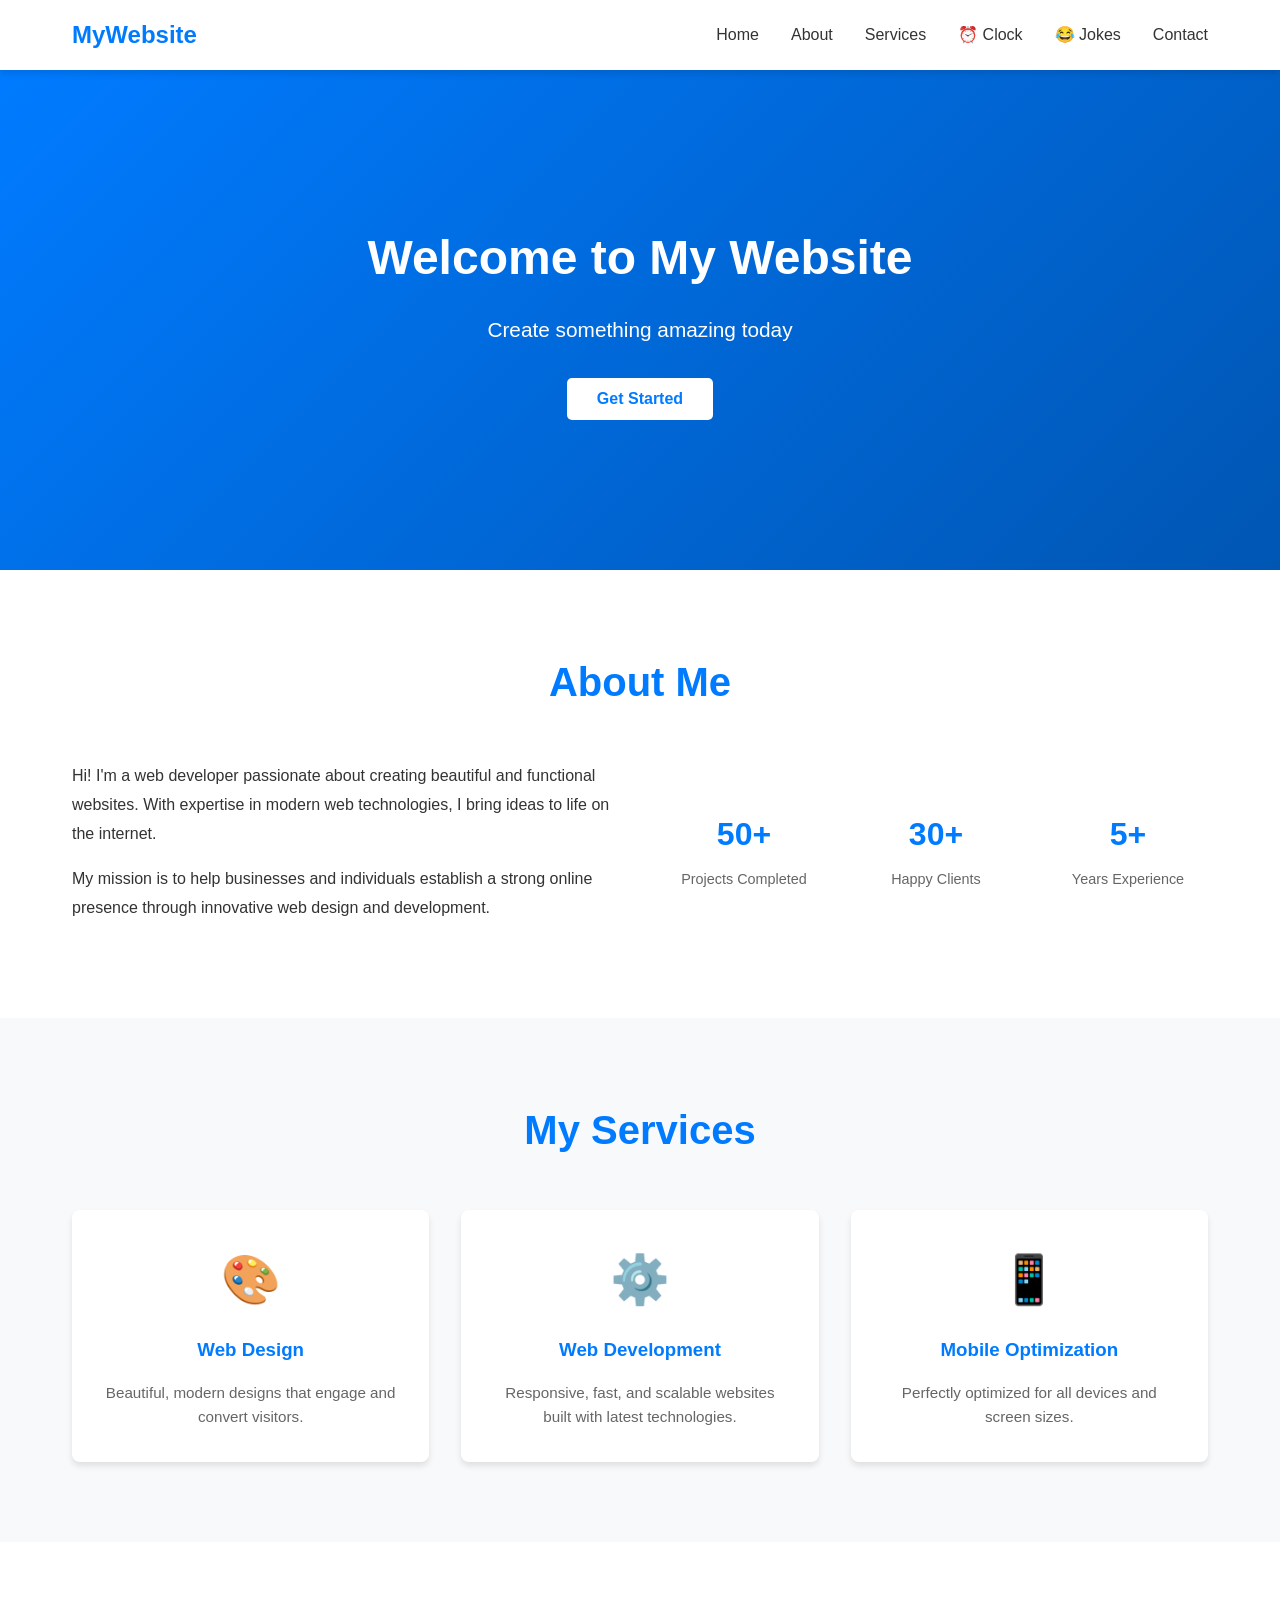
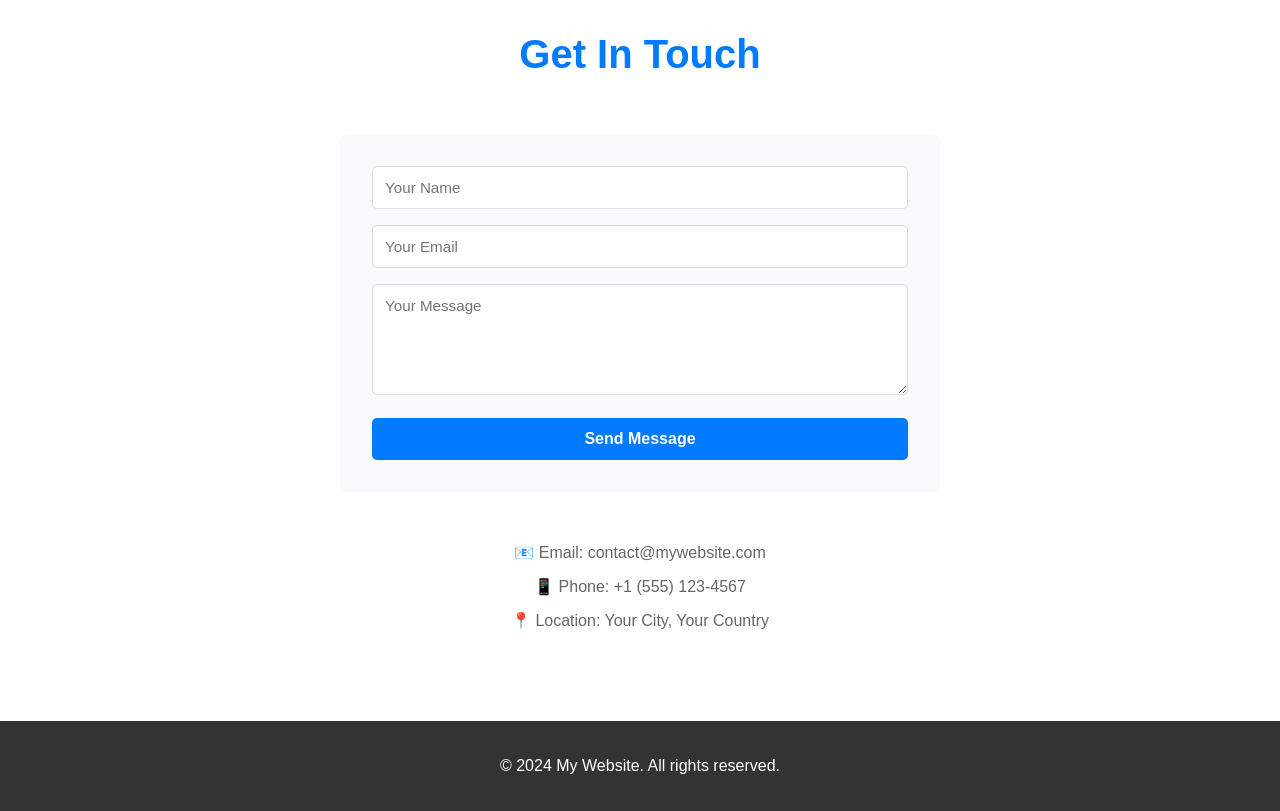
<file: index.html>
<!DOCTYPE html>
<html lang="en">
<head>
    <meta charset="UTF-8">
    <meta name="viewport" content="width=device-width, initial-scale=1.0">
    <title>Welcome to My Website</title>
    <link rel="stylesheet" href="styles.css">
</head>
<body>
    <!-- Navigation -->
    <nav class="navbar">
        <div class="nav-container">
            <div class="logo">MyWebsite</div>
            <ul class="nav-menu">
                <li><a href="#home" class="nav-link">Home</a></li>
                <li><a href="#about" class="nav-link">About</a></li>
                <li><a href="#services" class="nav-link">Services</a></li>
                <li><a href="clock.html" class="nav-link">⏰ Clock</a></li>
                <li><a href="joke.html" class="nav-link">😂 Jokes</a></li>
                <li><a href="#contact" class="nav-link">Contact</a></li>
            </ul>
            <div class="hamburger">
                <span></span>
                <span></span>
                <span></span>
            </div>
        </div>
    </nav>

    <!-- Hero Section -->
    <section id="home" class="hero">
        <div class="hero-content">
            <h1>Welcome to My Website</h1>
            <p>Create something amazing today</p>
            <button class="cta-button">Get Started</button>
        </div>
    </section>

    <!-- About Section -->
    <section id="about" class="about">
        <div class="container">
            <h2>About Me</h2>
            <div class="about-content">
                <div class="about-text">
                    <p>Hi! I'm a web developer passionate about creating beautiful and functional websites. With expertise in modern web technologies, I bring ideas to life on the internet.</p>
                    <p>My mission is to help businesses and individuals establish a strong online presence through innovative web design and development.</p>
                </div>
                <div class="about-stats">
                    <div class="stat">
                        <h3>50+</h3>
                        <p>Projects Completed</p>
                    </div>
                    <div class="stat">
                        <h3>30+</h3>
                        <p>Happy Clients</p>
                    </div>
                    <div class="stat">
                        <h3>5+</h3>
                        <p>Years Experience</p>
                    </div>
                </div>
            </div>
        </div>
    </section>

    <!-- Services Section -->
    <section id="services" class="services">
        <div class="container">
            <h2>My Services</h2>
            <div class="services-grid">
                <div class="service-card">
                    <div class="service-icon">🎨</div>
                    <h3>Web Design</h3>
                    <p>Beautiful, modern designs that engage and convert visitors.</p>
                </div>
                <div class="service-card">
                    <div class="service-icon">⚙️</div>
                    <h3>Web Development</h3>
                    <p>Responsive, fast, and scalable websites built with latest technologies.</p>
                </div>
                <div class="service-card">
                    <div class="service-icon">📱</div>
                    <h3>Mobile Optimization</h3>
                    <p>Perfectly optimized for all devices and screen sizes.</p>
                </div>
            </div>
        </div>
    </section>

    <!-- Contact Section -->
    <section id="contact" class="contact">
        <div class="container">
            <h2>Get In Touch</h2>
            <form class="contact-form" id="contactForm">
                <input type="text" placeholder="Your Name" required>
                <input type="email" placeholder="Your Email" required>
                <textarea placeholder="Your Message" rows="5" required></textarea>
                <button type="submit" class="submit-btn">Send Message</button>
            </form>
            <div class="contact-info">
                <p>📧 Email: contact@mywebsite.com</p>
                <p>📱 Phone: +1 (555) 123-4567</p>
                <p>📍 Location: Your City, Your Country</p>
            </div>
        </div>
    </section>

    <!-- Footer -->
    <footer class="footer">
        <p>&copy; 2024 My Website. All rights reserved.</p>
    </footer>

    <script src="script.js"></script>
</body>
</html>
</file>
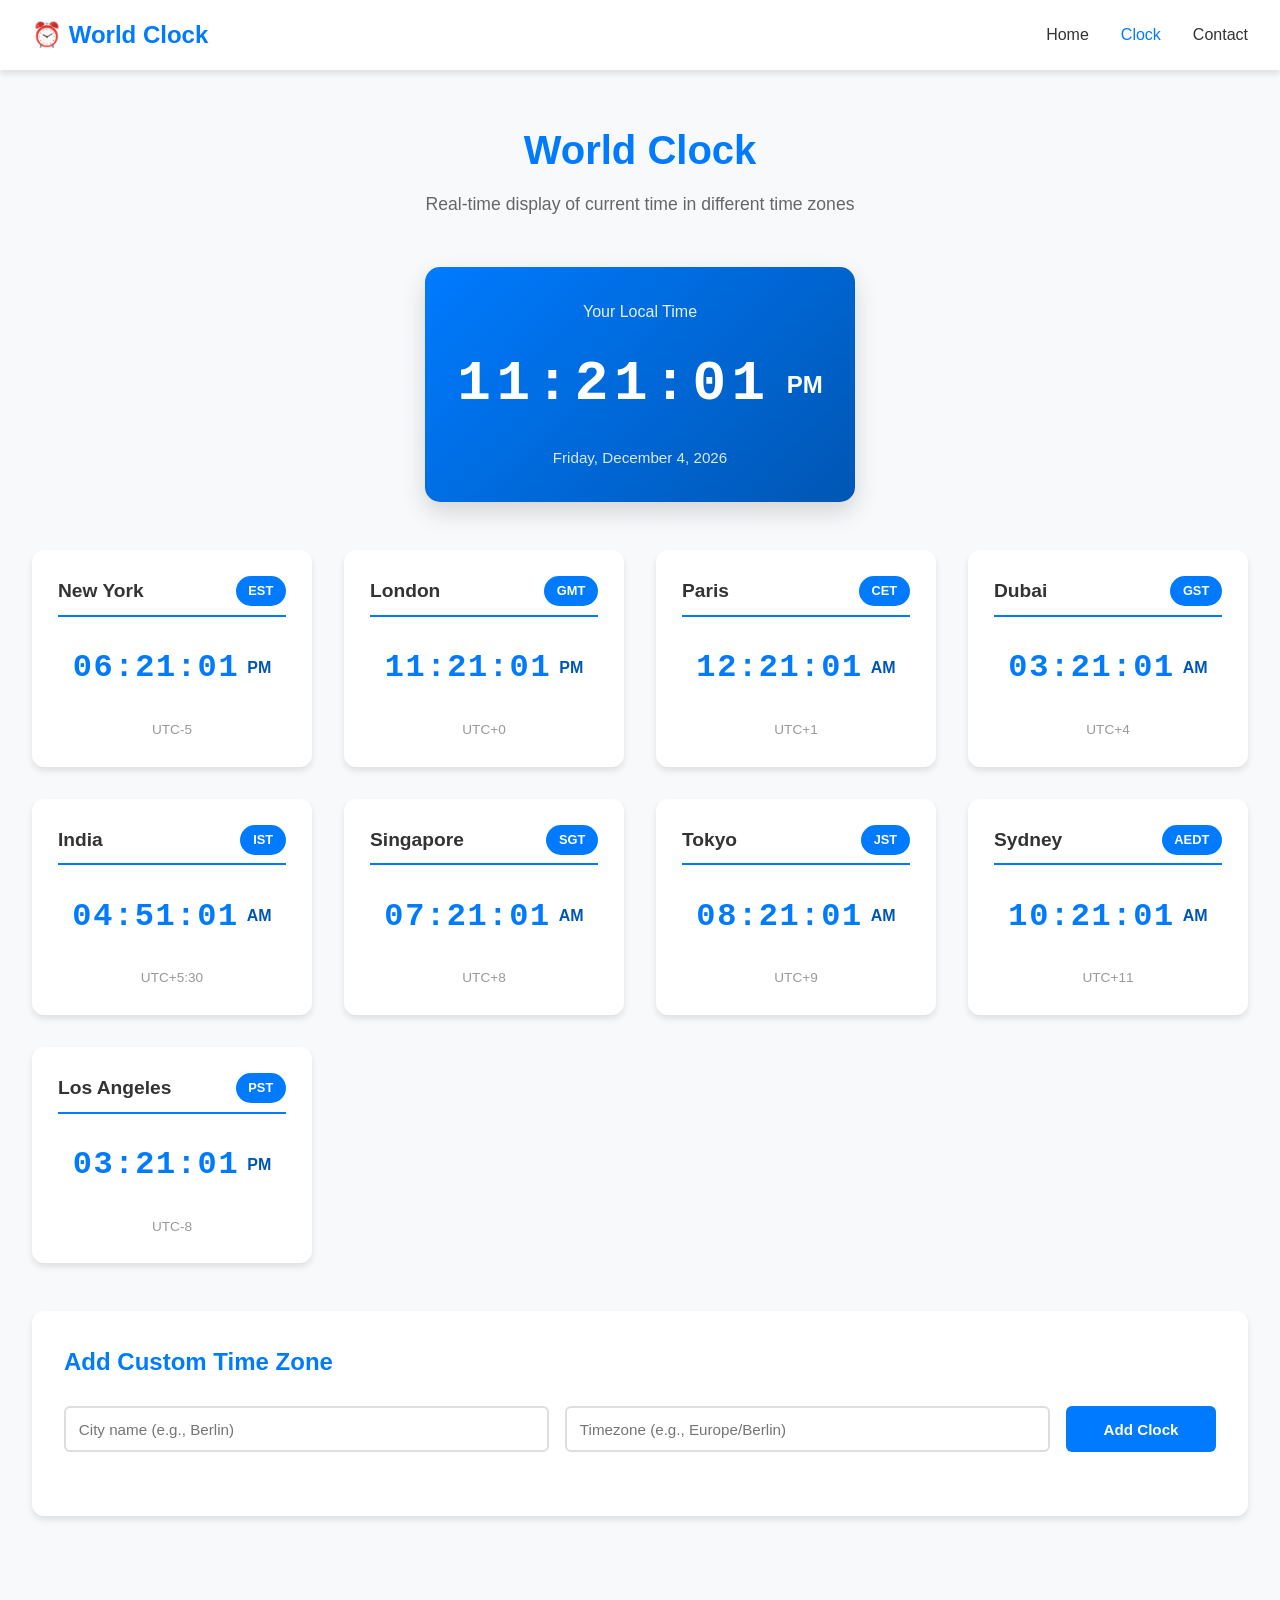
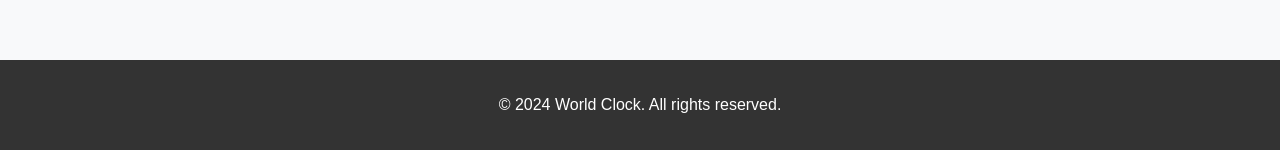
<file: clock.html>
<!DOCTYPE html>
<html lang="en">
<head>
    <meta charset="UTF-8">
    <meta name="viewport" content="width=device-width, initial-scale=1.0">
    <title>Digital Clock - Multiple Time Zones</title>
    <link rel="stylesheet" href="clock-styles.css">
</head>
<body>
    <!-- Navigation -->
    <nav class="navbar">
        <div class="nav-container">
            <div class="logo">⏰ World Clock</div>
            <ul class="nav-menu">
                <li><a href="index.html" class="nav-link">Home</a></li>
                <li><a href="clock.html" class="nav-link active">Clock</a></li>
                <li><a href="index.html#contact" class="nav-link">Contact</a></li>
            </ul>
            <div class="hamburger">
                <span></span>
                <span></span>
                <span></span>
            </div>
        </div>
    </nav>

    <!-- Main Container -->
    <div class="main-container">
        <div class="clock-header">
            <h1>World Clock</h1>
            <p>Real-time display of current time in different time zones</p>
        </div>

        <!-- Local Time Display -->
        <div class="local-time-section">
            <div class="local-time-card">
                <div class="local-time-label">Your Local Time</div>
                <div class="local-time-display">
                    <div class="time-digits" id="localTime">00:00:00</div>
                    <div class="time-period" id="localPeriod">AM</div>
                </div>
                <div class="local-date" id="localDate">Monday, January 1, 2024</div>
            </div>
        </div>

        <!-- Time Zone Clocks -->
        <div class="clocks-container">
            <!-- Clock 1: New York -->
            <div class="clock-card">
                <div class="clock-header-title">
                    <span class="timezone-name">New York</span>
                    <span class="timezone-code">EST</span>
                </div>
                <div class="clock-display">
                    <div class="time-digits" data-timezone="America/New_York">00:00:00</div>
                    <div class="time-period" data-timezone-period="America/New_York">AM</div>
                </div>
                <div class="timezone-offset" id="offset-America/New_York">UTC-5</div>
            </div>

            <!-- Clock 2: London -->
            <div class="clock-card">
                <div class="clock-header-title">
                    <span class="timezone-name">London</span>
                    <span class="timezone-code">GMT</span>
                </div>
                <div class="clock-display">
                    <div class="time-digits" data-timezone="Europe/London">00:00:00</div>
                    <div class="time-period" data-timezone-period="Europe/London">AM</div>
                </div>
                <div class="timezone-offset" id="offset-Europe/London">UTC+0</div>
            </div>

            <!-- Clock 3: Paris -->
            <div class="clock-card">
                <div class="clock-header-title">
                    <span class="timezone-name">Paris</span>
                    <span class="timezone-code">CET</span>
                </div>
                <div class="clock-display">
                    <div class="time-digits" data-timezone="Europe/Paris">00:00:00</div>
                    <div class="time-period" data-timezone-period="Europe/Paris">AM</div>
                </div>
                <div class="timezone-offset" id="offset-Europe/Paris">UTC+1</div>
            </div>

            <!-- Clock 4: Dubai -->
            <div class="clock-card">
                <div class="clock-header-title">
                    <span class="timezone-name">Dubai</span>
                    <span class="timezone-code">GST</span>
                </div>
                <div class="clock-display">
                    <div class="time-digits" data-timezone="Asia/Dubai">00:00:00</div>
                    <div class="time-period" data-timezone-period="Asia/Dubai">AM</div>
                </div>
                <div class="timezone-offset" id="offset-Asia/Dubai">UTC+4</div>
            </div>

            <!-- Clock 5: India -->
            <div class="clock-card">
                <div class="clock-header-title">
                    <span class="timezone-name">India</span>
                    <span class="timezone-code">IST</span>
                </div>
                <div class="clock-display">
                    <div class="time-digits" data-timezone="Asia/Kolkata">00:00:00</div>
                    <div class="time-period" data-timezone-period="Asia/Kolkata">AM</div>
                </div>
                <div class="timezone-offset" id="offset-Asia/Kolkata">UTC+5:30</div>
            </div>

            <!-- Clock 6: Singapore -->
            <div class="clock-card">
                <div class="clock-header-title">
                    <span class="timezone-name">Singapore</span>
                    <span class="timezone-code">SGT</span>
                </div>
                <div class="clock-display">
                    <div class="time-digits" data-timezone="Asia/Singapore">00:00:00</div>
                    <div class="time-period" data-timezone-period="Asia/Singapore">AM</div>
                </div>
                <div class="timezone-offset" id="offset-Asia/Singapore">UTC+8</div>
            </div>

            <!-- Clock 7: Tokyo -->
            <div class="clock-card">
                <div class="clock-header-title">
                    <span class="timezone-name">Tokyo</span>
                    <span class="timezone-code">JST</span>
                </div>
                <div class="clock-display">
                    <div class="time-digits" data-timezone="Asia/Tokyo">00:00:00</div>
                    <div class="time-period" data-timezone-period="Asia/Tokyo">AM</div>
                </div>
                <div class="timezone-offset" id="offset-Asia/Tokyo">UTC+9</div>
            </div>

            <!-- Clock 8: Sydney -->
            <div class="clock-card">
                <div class="clock-header-title">
                    <span class="timezone-name">Sydney</span>
                    <span class="timezone-code">AEDT</span>
                </div>
                <div class="clock-display">
                    <div class="time-digits" data-timezone="Australia/Sydney">00:00:00</div>
                    <div class="time-period" data-timezone-period="Australia/Sydney">AM</div>
                </div>
                <div class="timezone-offset" id="offset-Australia/Sydney">UTC+11</div>
            </div>

            <!-- Clock 9: Los Angeles -->
            <div class="clock-card">
                <div class="clock-header-title">
                    <span class="timezone-name">Los Angeles</span>
                    <span class="timezone-code">PST</span>
                </div>
                <div class="clock-display">
                    <div class="time-digits" data-timezone="America/Los_Angeles">00:00:00</div>
                    <div class="time-period" data-timezone-period="America/Los_Angeles">AM</div>
                </div>
                <div class="timezone-offset" id="offset-America/Los_Angeles">UTC-8</div>
            </div>
        </div>

        <!-- Add Custom Timezone -->
        <div class="custom-timezone-section">
            <h2>Add Custom Time Zone</h2>
            <div class="custom-input-group">
                <input type="text" id="customTzName" placeholder="City name (e.g., Berlin)">
                <input type="text" id="customTzTimezone" placeholder="Timezone (e.g., Europe/Berlin)">
                <button id="addCustomTz" class="add-btn">Add Clock</button>
            </div>
            <div id="customClocks" class="custom-clocks-container"></div>
        </div>
    </div>

    <!-- Footer -->
    <footer class="footer">
        <p>&copy; 2024 World Clock. All rights reserved.</p>
    </footer>

    <script src="clock-script.js"></script>
</body>
</html>
</file>
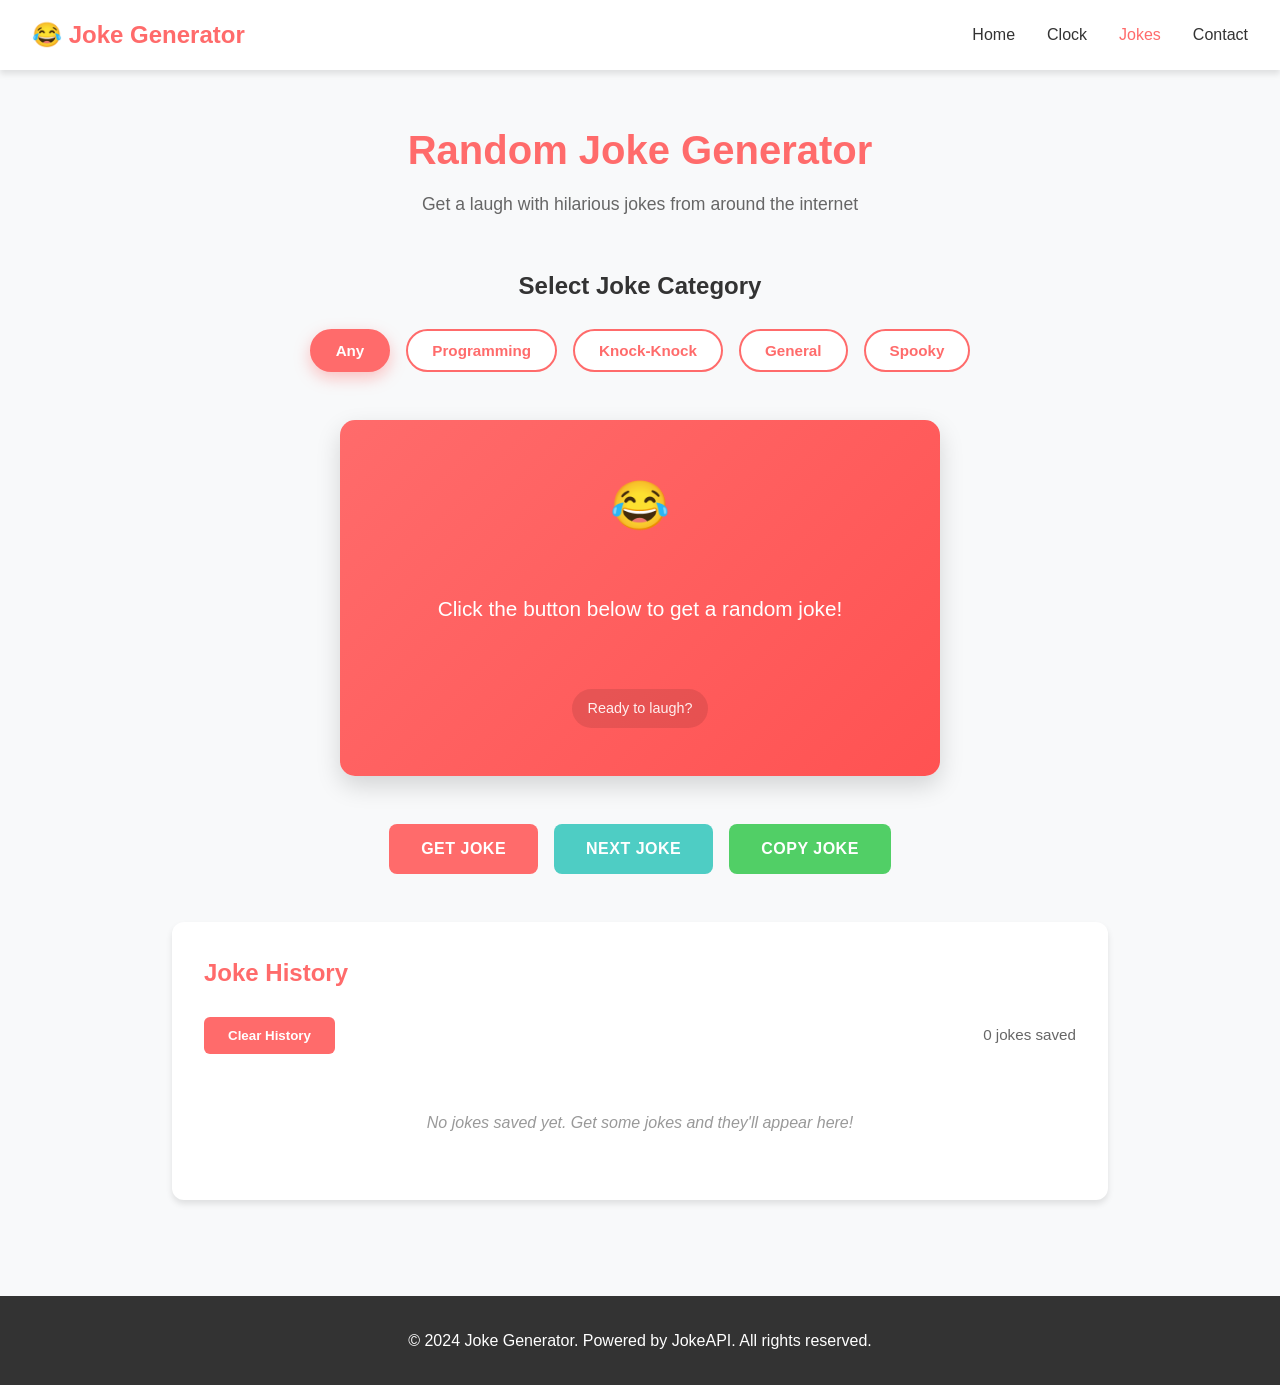
<file: joke.html>
<!DOCTYPE html>
<html lang="en">
<head>
    <meta charset="UTF-8">
    <meta name="viewport" content="width=device-width, initial-scale=1.0">
    <title>Random Joke Generator</title>
    <link rel="stylesheet" href="joke-styles.css">
</head>
<body>
    <!-- Navigation -->
    <nav class="navbar">
        <div class="nav-container">
            <div class="logo">😂 Joke Generator</div>
            <ul class="nav-menu">
                <li><a href="index.html" class="nav-link">Home</a></li>
                <li><a href="clock.html" class="nav-link">Clock</a></li>
                <li><a href="joke.html" class="nav-link active">Jokes</a></li>
                <li><a href="index.html#contact" class="nav-link">Contact</a></li>
            </ul>
            <div class="hamburger">
                <span></span>
                <span></span>
                <span></span>
            </div>
        </div>
    </nav>

    <!-- Main Container -->
    <div class="main-container">
        <div class="joke-header">
            <h1>Random Joke Generator</h1>
            <p>Get a laugh with hilarious jokes from around the internet</p>
        </div>

        <!-- Category Selection -->
        <div class="category-section">
            <h2>Select Joke Category</h2>
            <div class="category-buttons">
                <button class="category-btn active" data-category="any">Any</button>
                <button class="category-btn" data-category="programming">Programming</button>
                <button class="category-btn" data-category="knock-knock">Knock-Knock</button>
                <button class="category-btn" data-category="general">General</button>
                <button class="category-btn" data-category="spooky">Spooky</button>
            </div>
        </div>

        <!-- Joke Display -->
        <div class="joke-container">
            <div class="joke-card">
                <div class="joke-icon">😂</div>
                <div class="joke-content">
                    <div class="joke-text" id="jokeText">
                        Click the button below to get a random joke!
                    </div>
                    <div class="joke-setup" id="jokeSetup" style="display: none;"></div>
                    <div class="joke-delivery" id="jokeDelivery" style="display: none;"></div>
                </div>
                <div class="joke-type" id="jokeType">Ready to laugh?</div>
            </div>
        </div>

        <!-- Action Buttons -->
        <div class="button-group">
            <button class="btn btn-primary" id="getJokeBtn">Get Joke</button>
            <button class="btn btn-secondary" id="nextJokeBtn">Next Joke</button>
            <button class="btn btn-success" id="copyJokeBtn">Copy Joke</button>
        </div>

        <!-- Loading and Error States -->
        <div class="loading-spinner" id="loadingSpinner" style="display: none;">
            <div class="spinner"></div>
            <p>Loading a hilarious joke...</p>
        </div>

        <div class="error-message" id="errorMessage" style="display: none;"></div>

        <!-- Joke History -->
        <div class="history-section">
            <h2>Joke History</h2>
            <div class="history-controls">
                <button class="history-btn" id="clearHistoryBtn">Clear History</button>
                <span class="history-count" id="historyCount">0 jokes saved</span>
            </div>
            <div class="history-list" id="historyList">
                <p class="empty-history">No jokes saved yet. Get some jokes and they'll appear here!</p>
            </div>
        </div>
    </div>

    <!-- Footer -->
    <footer class="footer">
        <p>&copy; 2024 Joke Generator. Powered by JokeAPI. All rights reserved.</p>
    </footer>

    <script src="joke-script.js"></script>
</body>
</html>
</file>
<file: styles.css>
* {
    margin: 0;
    padding: 0;
    box-sizing: border-box;
}

:root {
    --primary-color: #007bff;
    --secondary-color: #0056b3;
    --text-color: #333;
    --bg-color: #f8f9fa;
    --white: #ffffff;
    --shadow: 0 4px 6px rgba(0, 0, 0, 0.1);
}

body {
    font-family: 'Segoe UI', Tahoma, Geneva, Verdana, sans-serif;
    line-height: 1.6;
    color: var(--text-color);
    background-color: var(--bg-color);
}

/* Navigation */
.navbar {
    background-color: var(--white);
    box-shadow: var(--shadow);
    position: sticky;
    top: 0;
    z-index: 1000;
}

.nav-container {
    max-width: 1200px;
    margin: 0 auto;
    padding: 1rem 2rem;
    display: flex;
    justify-content: space-between;
    align-items: center;
}

.logo {
    font-size: 1.5rem;
    font-weight: bold;
    color: var(--primary-color);
}

.nav-menu {
    display: flex;
    list-style: none;
    gap: 2rem;
}

.nav-link {
    text-decoration: none;
    color: var(--text-color);
    transition: color 0.3s ease;
    font-weight: 500;
}

.nav-link:hover {
    color: var(--primary-color);
}

.hamburger {
    display: none;
    flex-direction: column;
    cursor: pointer;
}

.hamburger span {
    width: 25px;
    height: 3px;
    background-color: var(--text-color);
    margin: 5px 0;
    transition: 0.3s;
}

/* Hero Section */
.hero {
    background: linear-gradient(135deg, var(--primary-color), var(--secondary-color));
    color: var(--white);
    padding: 100px 2rem;
    text-align: center;
    min-height: 500px;
    display: flex;
    align-items: center;
    justify-content: center;
}

.hero-content h1 {
    font-size: 3rem;
    margin-bottom: 1rem;
    animation: fadeInDown 0.8s ease;
}

.hero-content p {
    font-size: 1.3rem;
    margin-bottom: 2rem;
    animation: fadeInUp 0.8s ease 0.2s both;
}

.cta-button {
    background-color: var(--white);
    color: var(--primary-color);
    padding: 12px 30px;
    border: none;
    border-radius: 5px;
    font-size: 1rem;
    font-weight: bold;
    cursor: pointer;
    transition: transform 0.3s ease, box-shadow 0.3s ease;
    animation: fadeInUp 0.8s ease 0.4s both;
}

.cta-button:hover {
    transform: translateY(-3px);
    box-shadow: 0 6px 20px rgba(0, 0, 0, 0.3);
}

/* Container */
.container {
    max-width: 1200px;
    margin: 0 auto;
    padding: 0 2rem;
}

/* About Section */
.about {
    padding: 80px 2rem;
    background-color: var(--white);
}

.about h2,
.services h2,
.contact h2 {
    font-size: 2.5rem;
    margin-bottom: 3rem;
    text-align: center;
    color: var(--primary-color);
}

.about-content {
    display: grid;
    grid-template-columns: 1fr 1fr;
    gap: 3rem;
    align-items: center;
}

.about-text p {
    margin-bottom: 1rem;
    font-size: 1rem;
    line-height: 1.8;
}

.about-stats {
    display: grid;
    grid-template-columns: repeat(3, 1fr);
    gap: 2rem;
    text-align: center;
}

.stat h3 {
    font-size: 2rem;
    color: var(--primary-color);
    margin-bottom: 0.5rem;
}

.stat p {
    color: #666;
    font-size: 0.9rem;
}

/* Services Section */
.services {
    padding: 80px 2rem;
    background-color: var(--bg-color);
}

.services-grid {
    display: grid;
    grid-template-columns: repeat(auto-fit, minmax(250px, 1fr));
    gap: 2rem;
}

.service-card {
    background-color: var(--white);
    padding: 2rem;
    border-radius: 8px;
    text-align: center;
    box-shadow: var(--shadow);
    transition: transform 0.3s ease, box-shadow 0.3s ease;
}

.service-card:hover {
    transform: translateY(-5px);
    box-shadow: 0 8px 15px rgba(0, 0, 0, 0.2);
}

.service-icon {
    font-size: 3rem;
    margin-bottom: 1rem;
}

.service-card h3 {
    color: var(--primary-color);
    margin-bottom: 1rem;
}

.service-card p {
    color: #666;
    font-size: 0.95rem;
}

/* Contact Section */
.contact {
    padding: 80px 2rem;
    background-color: var(--white);
}

.contact-form {
    background-color: var(--bg-color);
    padding: 2rem;
    border-radius: 8px;
    margin-bottom: 3rem;
    max-width: 600px;
    margin-left: auto;
    margin-right: auto;
}

.contact-form input,
.contact-form textarea {
    width: 100%;
    padding: 12px;
    margin-bottom: 1rem;
    border: 1px solid #ddd;
    border-radius: 5px;
    font-family: inherit;
    font-size: 0.95rem;
}

.contact-form input:focus,
.contact-form textarea:focus {
    outline: none;
    border-color: var(--primary-color);
    box-shadow: 0 0 5px rgba(0, 123, 255, 0.3);
}

.submit-btn {
    background-color: var(--primary-color);
    color: var(--white);
    padding: 12px 30px;
    border: none;
    border-radius: 5px;
    font-size: 1rem;
    font-weight: bold;
    cursor: pointer;
    width: 100%;
    transition: background-color 0.3s ease;
}

.submit-btn:hover {
    background-color: var(--secondary-color);
}

.contact-info {
    text-align: center;
    color: #666;
}

.contact-info p {
    margin: 0.5rem 0;
}

/* Footer */
.footer {
    background-color: var(--text-color);
    color: var(--white);
    text-align: center;
    padding: 2rem;
}

/* Animations */
@keyframes fadeInDown {
    from {
        opacity: 0;
        transform: translateY(-30px);
    }
    to {
        opacity: 1;
        transform: translateY(0);
    }
}

@keyframes fadeInUp {
    from {
        opacity: 0;
        transform: translateY(30px);
    }
    to {
        opacity: 1;
        transform: translateY(0);
    }
}

/* Responsive Design */
@media (max-width: 768px) {
    .nav-menu {
        display: none;
        flex-direction: column;
        position: absolute;
        top: 60px;
        left: 0;
        width: 100%;
        background-color: var(--white);
        padding: 1rem;
        gap: 0;
    }

    .nav-menu.active {
        display: flex;
    }

    .nav-menu li {
        padding: 1rem 0;
        border-bottom: 1px solid #ddd;
    }

    .hamburger {
        display: flex;
    }

    .hamburger.active span:nth-child(1) {
        transform: rotate(45deg) translate(8px, 8px);
    }

    .hamburger.active span:nth-child(2) {
        opacity: 0;
    }

    .hamburger.active span:nth-child(3) {
        transform: rotate(-45deg) translate(7px, -7px);
    }

    .hero-content h1 {
        font-size: 2rem;
    }

    .hero-content p {
        font-size: 1rem;
    }

    .about h2,
    .services h2,
    .contact h2 {
        font-size: 2rem;
    }

    .about-content {
        grid-template-columns: 1fr;
    }

    .about-stats {
        grid-template-columns: 1fr;
    }

    .services-grid {
        grid-template-columns: 1fr;
    }

    .hero {
        padding: 60px 1rem;
        min-height: 400px;
    }
}

@media (max-width: 480px) {
    .nav-container {
        padding: 1rem;
    }

    .logo {
        font-size: 1.2rem;
    }

    .hero-content h1 {
        font-size: 1.5rem;
    }

    .about,
    .services,
    .contact {
        padding: 40px 1rem;
    }
}
</file>
<file: clock-styles.css>
* {
    margin: 0;
    padding: 0;
    box-sizing: border-box;
}

:root {
    --primary-color: #007bff;
    --secondary-color: #0056b3;
    --accent-color: #ff6b6b;
    --text-color: #333;
    --bg-color: #f8f9fa;
    --card-bg: #ffffff;
    --white: #ffffff;
    --shadow: 0 4px 6px rgba(0, 0, 0, 0.1);
    --shadow-lg: 0 10px 25px rgba(0, 0, 0, 0.15);
}

body {
    font-family: 'Segoe UI', Tahoma, Geneva, Verdana, sans-serif;
    line-height: 1.6;
    color: var(--text-color);
    background-color: var(--bg-color);
}

/* Navigation */
.navbar {
    background-color: var(--white);
    box-shadow: var(--shadow);
    position: sticky;
    top: 0;
    z-index: 1000;
}

.nav-container {
    max-width: 1400px;
    margin: 0 auto;
    padding: 1rem 2rem;
    display: flex;
    justify-content: space-between;
    align-items: center;
}

.logo {
    font-size: 1.5rem;
    font-weight: bold;
    color: var(--primary-color);
}

.nav-menu {
    display: flex;
    list-style: none;
    gap: 2rem;
}

.nav-link {
    text-decoration: none;
    color: var(--text-color);
    transition: color 0.3s ease;
    font-weight: 500;
}

.nav-link:hover,
.nav-link.active {
    color: var(--primary-color);
}

.hamburger {
    display: none;
    flex-direction: column;
    cursor: pointer;
}

.hamburger span {
    width: 25px;
    height: 3px;
    background-color: var(--text-color);
    margin: 5px 0;
    transition: 0.3s;
}

/* Main Container */
.main-container {
    max-width: 1400px;
    margin: 0 auto;
    padding: 3rem 2rem;
}

.clock-header {
    text-align: center;
    margin-bottom: 3rem;
}

.clock-header h1 {
    font-size: 2.5rem;
    color: var(--primary-color);
    margin-bottom: 0.5rem;
}

.clock-header p {
    font-size: 1.1rem;
    color: #666;
}

/* Local Time Section */
.local-time-section {
    display: flex;
    justify-content: center;
    margin-bottom: 3rem;
}

.local-time-card {
    background: linear-gradient(135deg, var(--primary-color), var(--secondary-color));
    color: var(--white);
    padding: 2rem;
    border-radius: 15px;
    box-shadow: var(--shadow-lg);
    text-align: center;
    min-width: 350px;
}

.local-time-label {
    font-size: 1rem;
    opacity: 0.9;
    margin-bottom: 1rem;
    font-weight: 500;
}

.local-time-display {
    display: flex;
    align-items: center;
    justify-content: center;
    gap: 1rem;
    margin-bottom: 1rem;
}

.local-time-display .time-digits {
    font-size: 3.5rem;
    font-weight: bold;
    font-family: 'Courier New', monospace;
    letter-spacing: 0.1em;
}

.local-time-display .time-period {
    font-size: 1.5rem;
    font-weight: bold;
}

.local-date {
    font-size: 0.95rem;
    opacity: 0.85;
}

/* Clocks Container */
.clocks-container {
    display: grid;
    grid-template-columns: repeat(auto-fit, minmax(280px, 1fr));
    gap: 2rem;
    margin-bottom: 3rem;
}

/* Clock Card */
.clock-card {
    background-color: var(--card-bg);
    border-radius: 12px;
    padding: 1.5rem;
    box-shadow: var(--shadow);
    transition: transform 0.3s ease, box-shadow 0.3s ease;
    border: 2px solid transparent;
}

.clock-card:hover {
    transform: translateY(-5px);
    box-shadow: var(--shadow-lg);
    border-color: var(--primary-color);
}

.clock-header-title {
    display: flex;
    justify-content: space-between;
    align-items: center;
    margin-bottom: 1rem;
    border-bottom: 2px solid var(--primary-color);
    padding-bottom: 0.5rem;
}

.timezone-name {
    font-size: 1.2rem;
    font-weight: bold;
    color: var(--text-color);
}

.timezone-code {
    background-color: var(--primary-color);
    color: var(--white);
    padding: 0.3rem 0.8rem;
    border-radius: 20px;
    font-size: 0.8rem;
    font-weight: bold;
}

.clock-display {
    display: flex;
    align-items: center;
    justify-content: center;
    gap: 0.5rem;
    margin-bottom: 1rem;
    min-height: 70px;
}

.clock-display .time-digits {
    font-size: 2rem;
    font-weight: bold;
    font-family: 'Courier New', monospace;
    letter-spacing: 0.05em;
    color: var(--primary-color);
}

.clock-display .time-period {
    font-size: 1rem;
    font-weight: bold;
    color: var(--secondary-color);
}

.timezone-offset {
    text-align: center;
    font-size: 0.85rem;
    color: #999;
    font-weight: 500;
}

/* Custom Timezone Section */
.custom-timezone-section {
    background-color: var(--card-bg);
    border-radius: 12px;
    padding: 2rem;
    box-shadow: var(--shadow);
    margin-bottom: 3rem;
}

.custom-timezone-section h2 {
    color: var(--primary-color);
    margin-bottom: 1.5rem;
    font-size: 1.5rem;
}

.custom-input-group {
    display: grid;
    grid-template-columns: 1fr 1fr 150px;
    gap: 1rem;
    margin-bottom: 2rem;
}

.custom-input-group input {
    padding: 0.8rem;
    border: 2px solid #ddd;
    border-radius: 6px;
    font-size: 0.95rem;
    transition: border-color 0.3s ease;
}

.custom-input-group input:focus {
    outline: none;
    border-color: var(--primary-color);
    box-shadow: 0 0 5px rgba(0, 123, 255, 0.3);
}

.add-btn {
    background-color: var(--primary-color);
    color: var(--white);
    border: none;
    padding: 0.8rem 1.5rem;
    border-radius: 6px;
    font-size: 0.95rem;
    font-weight: bold;
    cursor: pointer;
    transition: background-color 0.3s ease, transform 0.2s ease;
}

.add-btn:hover {
    background-color: var(--secondary-color);
    transform: scale(1.05);
}

.add-btn:active {
    transform: scale(0.98);
}

.custom-clocks-container {
    display: grid;
    grid-template-columns: repeat(auto-fit, minmax(280px, 1fr));
    gap: 2rem;
}

.custom-clock-card {
    background: linear-gradient(135deg, #667eea 0%, #764ba2 100%);
    color: var(--white);
    border-radius: 12px;
    padding: 1.5rem;
    box-shadow: var(--shadow);
    transition: transform 0.3s ease, box-shadow 0.3s ease;
    position: relative;
}

.custom-clock-card:hover {
    transform: translateY(-5px);
    box-shadow: var(--shadow-lg);
}

.custom-clock-card .clock-header-title {
    border-bottom-color: rgba(255, 255, 255, 0.3);
}

.custom-clock-card .timezone-name {
    color: var(--white);
}

.custom-clock-card .timezone-code {
    background-color: rgba(255, 255, 255, 0.3);
    color: var(--white);
}

.custom-clock-card .time-digits {
    color: var(--white);
}

.custom-clock-card .time-period {
    color: rgba(255, 255, 255, 0.8);
}

.custom-clock-card .timezone-offset {
    color: rgba(255, 255, 255, 0.7);
}

.remove-custom-btn {
    position: absolute;
    top: 1rem;
    right: 1rem;
    background-color: rgba(255, 255, 255, 0.2);
    color: var(--white);
    border: none;
    width: 30px;
    height: 30px;
    border-radius: 50%;
    cursor: pointer;
    font-size: 1.2rem;
    display: flex;
    align-items: center;
    justify-content: center;
    transition: background-color 0.3s ease;
}

.remove-custom-btn:hover {
    background-color: rgba(255, 255, 255, 0.4);
}

/* Footer */
.footer {
    background-color: var(--text-color);
    color: var(--white);
    text-align: center;
    padding: 2rem;
    margin-top: 3rem;
}

/* Responsive Design */
@media (max-width: 768px) {
    .nav-menu {
        display: none;
        flex-direction: column;
        position: absolute;
        top: 60px;
        left: 0;
        width: 100%;
        background-color: var(--white);
        padding: 1rem;
        gap: 0;
    }

    .nav-menu.active {
        display: flex;
    }

    .nav-menu li {
        padding: 1rem 0;
        border-bottom: 1px solid #ddd;
    }

    .hamburger {
        display: flex;
    }

    .hamburger.active span:nth-child(1) {
        transform: rotate(45deg) translate(8px, 8px);
    }

    .hamburger.active span:nth-child(2) {
        opacity: 0;
    }

    .hamburger.active span:nth-child(3) {
        transform: rotate(-45deg) translate(7px, -7px);
    }

    .clock-header h1 {
        font-size: 1.8rem;
    }

    .local-time-card {
        min-width: auto;
        width: 100%;
        max-width: 350px;
    }

    .local-time-display .time-digits {
        font-size: 2.5rem;
    }

    .custom-input-group {
        grid-template-columns: 1fr;
    }

    .add-btn {
        width: 100%;
    }
}

@media (max-width: 480px) {
    .main-container {
        padding: 1.5rem 1rem;
    }

    .clock-header h1 {
        font-size: 1.5rem;
    }

    .clock-header p {
        font-size: 0.95rem;
    }

    .clocks-container {
        grid-template-columns: 1fr;
        gap: 1rem;
    }

    .local-time-display .time-digits {
        font-size: 2rem;
    }

    .clock-display .time-digits {
        font-size: 1.5rem;
    }

    .clock-card {
        padding: 1rem;
    }

    .custom-timezone-section {
        padding: 1rem;
    }
}
</file>
<file: joke-styles.css>
* {
    margin: 0;
    padding: 0;
    box-sizing: border-box;
}

:root {
    --primary-color: #ff6b6b;
    --secondary-color: #ff5252;
    --success-color: #51cf66;
    --text-color: #333;
    --bg-color: #f8f9fa;
    --card-bg: #ffffff;
    --white: #ffffff;
    --shadow: 0 4px 6px rgba(0, 0, 0, 0.1);
    --shadow-lg: 0 10px 25px rgba(0, 0, 0, 0.15);
}

body {
    font-family: 'Segoe UI', Tahoma, Geneva, Verdana, sans-serif;
    line-height: 1.6;
    color: var(--text-color);
    background-color: var(--bg-color);
    overflow-x: hidden;
}

/* Navigation */
.navbar {
    background-color: var(--white);
    box-shadow: var(--shadow);
    position: sticky;
    top: 0;
    z-index: 1000;
}

.nav-container {
    max-width: 1400px;
    margin: 0 auto;
    padding: 1rem 2rem;
    display: flex;
    justify-content: space-between;
    align-items: center;
}

.logo {
    font-size: 1.5rem;
    font-weight: bold;
    color: var(--primary-color);
}

.nav-menu {
    display: flex;
    list-style: none;
    gap: 2rem;
}

.nav-link {
    text-decoration: none;
    color: var(--text-color);
    transition: color 0.3s ease;
    font-weight: 500;
}

.nav-link:hover,
.nav-link.active {
    color: var(--primary-color);
}

.hamburger {
    display: none;
    flex-direction: column;
    cursor: pointer;
}

.hamburger span {
    width: 25px;
    height: 3px;
    background-color: var(--text-color);
    margin: 5px 0;
    transition: 0.3s;
}

/* Main Container */
.main-container {
    max-width: 1000px;
    margin: 0 auto;
    padding: 3rem 2rem;
}

.joke-header {
    text-align: center;
    margin-bottom: 3rem;
    animation: slideDown 0.6s ease;
}

.joke-header h1 {
    font-size: 2.5rem;
    color: var(--primary-color);
    margin-bottom: 0.5rem;
}

.joke-header p {
    font-size: 1.1rem;
    color: #666;
}

/* Category Section */
.category-section {
    margin-bottom: 3rem;
    text-align: center;
}

.category-section h2 {
    font-size: 1.5rem;
    color: var(--text-color);
    margin-bottom: 1.5rem;
}

.category-buttons {
    display: flex;
    flex-wrap: wrap;
    justify-content: center;
    gap: 1rem;
}

.category-btn {
    padding: 0.7rem 1.5rem;
    border: 2px solid var(--primary-color);
    background-color: var(--white);
    color: var(--primary-color);
    border-radius: 25px;
    font-size: 0.95rem;
    font-weight: 600;
    cursor: pointer;
    transition: all 0.3s ease;
}

.category-btn:hover {
    transform: translateY(-2px);
    box-shadow: 0 4px 12px rgba(255, 107, 107, 0.3);
}

.category-btn.active {
    background-color: var(--primary-color);
    color: var(--white);
    box-shadow: 0 6px 16px rgba(255, 107, 107, 0.4);
}

/* Joke Container */
.joke-container {
    margin-bottom: 3rem;
    display: flex;
    justify-content: center;
    animation: fadeIn 0.6s ease;
}

.joke-card {
    background: linear-gradient(135deg, var(--primary-color), var(--secondary-color));
    color: var(--white);
    border-radius: 15px;
    padding: 3rem 2rem;
    box-shadow: var(--shadow-lg);
    max-width: 600px;
    width: 100%;
    text-align: center;
    transition: transform 0.3s ease;
}

.joke-card:hover {
    transform: translateY(-5px);
}

.joke-icon {
    font-size: 3rem;
    margin-bottom: 1.5rem;
    display: inline-block;
    animation: bounce 1s infinite;
}

.joke-content {
    margin-bottom: 1.5rem;
    min-height: 80px;
    display: flex;
    flex-direction: column;
    justify-content: center;
}

.joke-text {
    font-size: 1.3rem;
    line-height: 1.8;
    font-weight: 500;
    word-wrap: break-word;
}

.joke-setup {
    font-size: 1.1rem;
    margin-bottom: 1rem;
    font-weight: 500;
}

.joke-delivery {
    font-size: 1.2rem;
    font-weight: bold;
    padding-top: 1rem;
    border-top: 2px solid rgba(255, 255, 255, 0.3);
    margin-top: 1rem;
    animation: slideUp 0.6s ease;
}

.joke-type {
    font-size: 0.9rem;
    opacity: 0.9;
    margin-top: 1rem;
    background-color: rgba(0, 0, 0, 0.1);
    padding: 0.5rem 1rem;
    border-radius: 20px;
    display: inline-block;
}

/* Button Group */
.button-group {
    display: flex;
    gap: 1rem;
    justify-content: center;
    margin-bottom: 3rem;
    flex-wrap: wrap;
}

.btn {
    padding: 1rem 2rem;
    border: none;
    border-radius: 8px;
    font-size: 1rem;
    font-weight: 600;
    cursor: pointer;
    transition: all 0.3s ease;
    text-transform: uppercase;
    letter-spacing: 0.5px;
}

.btn-primary {
    background-color: var(--primary-color);
    color: var(--white);
}

.btn-primary:hover {
    background-color: var(--secondary-color);
    transform: translateY(-3px);
    box-shadow: 0 6px 20px rgba(255, 107, 107, 0.4);
}

.btn-secondary {
    background-color: #4ecdc4;
    color: var(--white);
}

.btn-secondary:hover {
    background-color: #45b7aa;
    transform: translateY(-3px);
    box-shadow: 0 6px 20px rgba(78, 205, 196, 0.4);
}

.btn-success {
    background-color: var(--success-color);
    color: var(--white);
}

.btn-success:hover {
    background-color: #40c057;
    transform: translateY(-3px);
    box-shadow: 0 6px 20px rgba(81, 207, 102, 0.4);
}

.btn:active {
    transform: translateY(-1px);
}

.btn:disabled {
    opacity: 0.6;
    cursor: not-allowed;
    transform: none;
}

/* Loading Spinner */
.loading-spinner {
    display: flex;
    flex-direction: column;
    align-items: center;
    justify-content: center;
    gap: 2rem;
    margin: 2rem 0;
}

.spinner {
    border: 4px solid var(--bg-color);
    border-top: 4px solid var(--primary-color);
    border-radius: 50%;
    width: 50px;
    height: 50px;
    animation: spin 1s linear infinite;
}

@keyframes spin {
    0% {
        transform: rotate(0deg);
    }
    100% {
        transform: rotate(360deg);
    }
}

.loading-spinner p {
    color: var(--primary-color);
    font-weight: 600;
    font-size: 1.1rem;
}

/* Error Message */
.error-message {
    background-color: #ffe0e0;
    border-left: 4px solid var(--primary-color);
    color: var(--primary-color);
    padding: 1rem 1.5rem;
    border-radius: 8px;
    margin-bottom: 2rem;
    font-weight: 500;
    animation: slideDown 0.4s ease;
}

/* History Section */
.history-section {
    background-color: var(--card-bg);
    border-radius: 12px;
    padding: 2rem;
    box-shadow: var(--shadow);
}

.history-section h2 {
    color: var(--primary-color);
    margin-bottom: 1.5rem;
    font-size: 1.5rem;
}

.history-controls {
    display: flex;
    justify-content: space-between;
    align-items: center;
    margin-bottom: 1.5rem;
    flex-wrap: wrap;
    gap: 1rem;
}

.history-btn {
    background-color: var(--primary-color);
    color: var(--white);
    border: none;
    padding: 0.7rem 1.5rem;
    border-radius: 6px;
    cursor: pointer;
    font-weight: 600;
    transition: background-color 0.3s ease;
}

.history-btn:hover {
    background-color: var(--secondary-color);
}

.history-count {
    color: #666;
    font-weight: 500;
    font-size: 0.95rem;
}

.history-list {
    max-height: 400px;
    overflow-y: auto;
}

.history-item {
    background-color: var(--bg-color);
    padding: 1rem;
    margin-bottom: 0.8rem;
    border-radius: 8px;
    border-left: 4px solid var(--primary-color);
    transition: all 0.3s ease;
}

.history-item:hover {
    background-color: #f0f0f0;
    box-shadow: var(--shadow);
}

.history-item-text {
    font-size: 0.95rem;
    color: var(--text-color);
    line-height: 1.5;
    margin-bottom: 0.5rem;
}

.history-item-type {
    font-size: 0.8rem;
    color: #999;
    font-weight: 500;
}

.empty-history {
    text-align: center;
    color: #999;
    padding: 2rem 1rem;
    font-style: italic;
}

/* Animations */
@keyframes slideDown {
    from {
        opacity: 0;
        transform: translateY(-20px);
    }
    to {
        opacity: 1;
        transform: translateY(0);
    }
}

@keyframes slideUp {
    from {
        opacity: 0;
        transform: translateY(20px);
    }
    to {
        opacity: 1;
        transform: translateY(0);
    }
}

@keyframes fadeIn {
    from {
        opacity: 0;
    }
    to {
        opacity: 1;
    }
}

@keyframes bounce {
    0%, 100% {
        transform: translateY(0);
    }
    50% {
        transform: translateY(-10px);
    }
}

/* Footer */
.footer {
    background-color: var(--text-color);
    color: var(--white);
    text-align: center;
    padding: 2rem;
    margin-top: 3rem;
}

/* Responsive Design */
@media (max-width: 768px) {
    .nav-menu {
        display: none;
        flex-direction: column;
        position: absolute;
        top: 60px;
        left: 0;
        width: 100%;
        background-color: var(--white);
        padding: 1rem;
        gap: 0;
    }

    .nav-menu.active {
        display: flex;
    }

    .nav-menu li {
        padding: 1rem 0;
        border-bottom: 1px solid #ddd;
    }

    .hamburger {
        display: flex;
    }

    .hamburger.active span:nth-child(1) {
        transform: rotate(45deg) translate(8px, 8px);
    }

    .hamburger.active span:nth-child(2) {
        opacity: 0;
    }

    .hamburger.active span:nth-child(3) {
        transform: rotate(-45deg) translate(7px, -7px);
    }

    .joke-header h1 {
        font-size: 1.8rem;
    }

    .joke-card {
        padding: 2rem 1.5rem;
    }

    .joke-text {
        font-size: 1.1rem;
    }

    .button-group {
        flex-direction: column;
    }

    .btn {
        width: 100%;
    }

    .category-buttons {
        flex-direction: column;
    }

    .category-btn {
        width: 100%;
    }
}

@media (max-width: 480px) {
    .main-container {
        padding: 1.5rem 1rem;
    }

    .joke-header h1 {
        font-size: 1.5rem;
    }

    .joke-header p {
        font-size: 0.95rem;
    }

    .joke-card {
        padding: 1.5rem 1rem;
    }

    .joke-icon {
        font-size: 2.5rem;
    }

    .joke-text {
        font-size: 1rem;
    }

    .history-section {
        padding: 1.5rem 1rem;
    }
}
</file>
